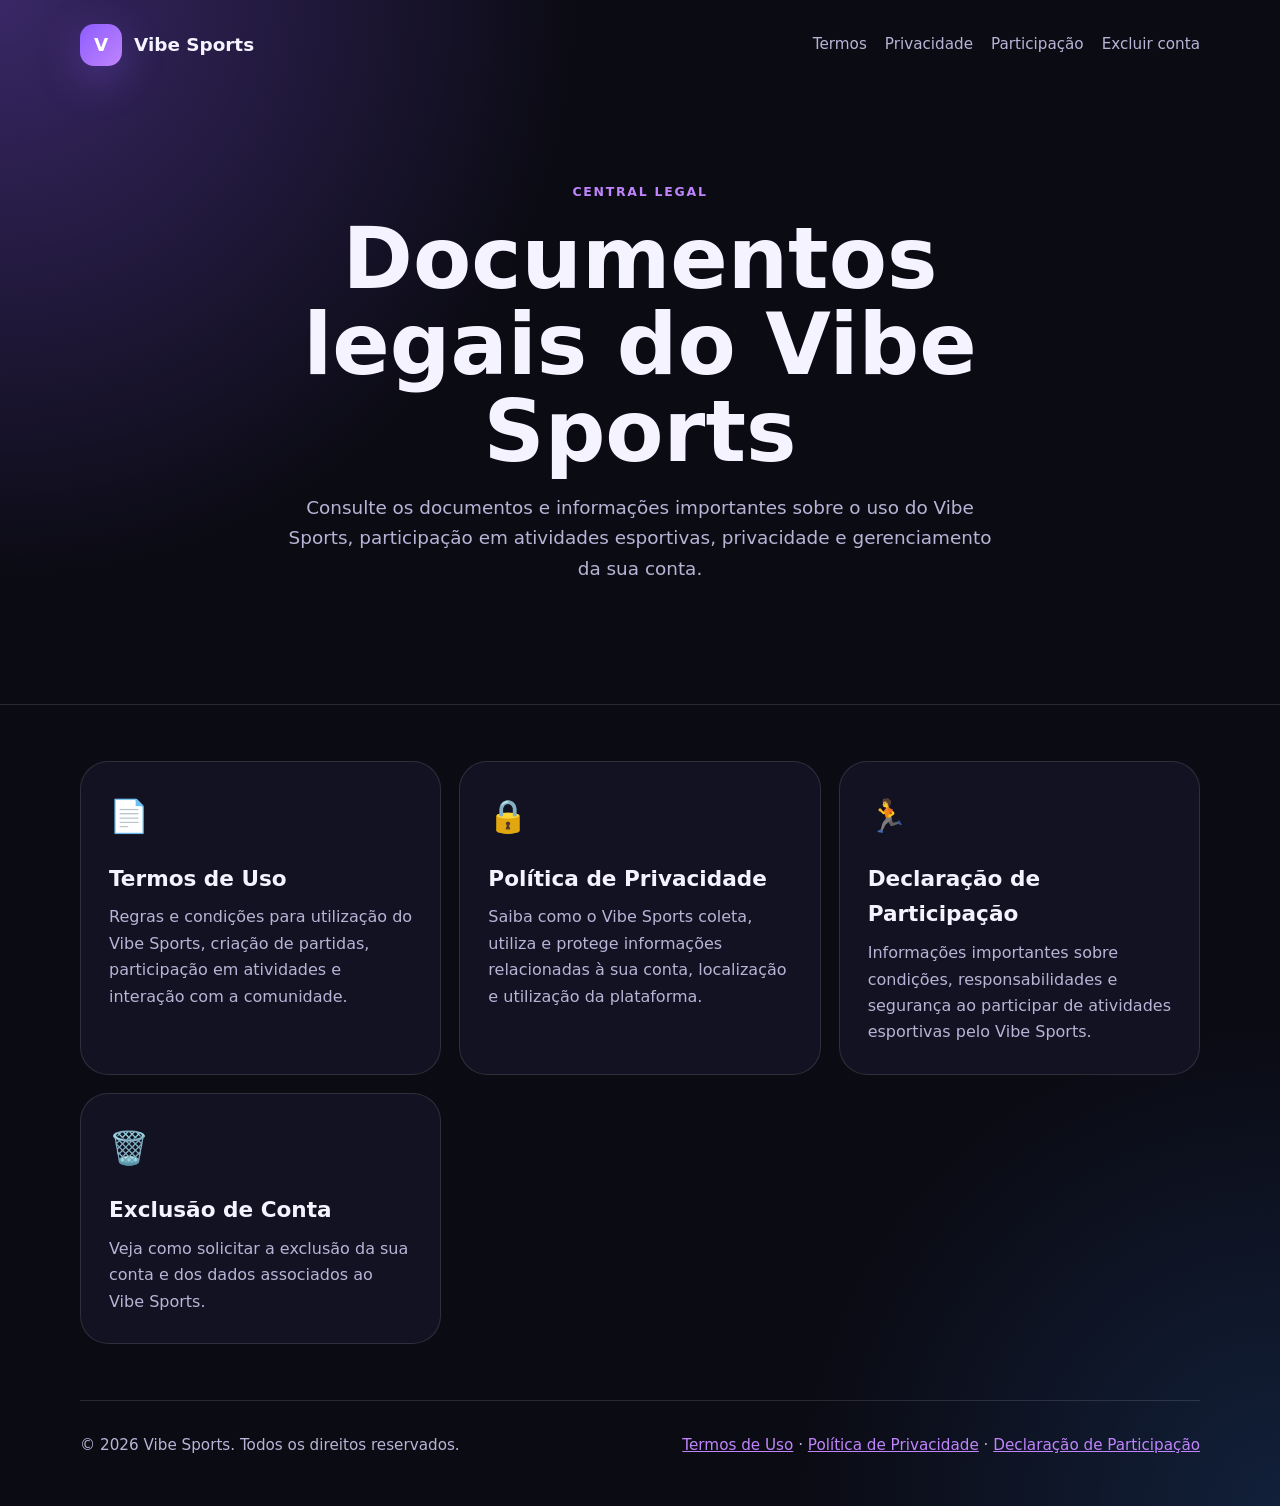
<file: index.html>
<!DOCTYPE html>
<html lang="pt-BR">
<head>
  <meta charset="UTF-8" />
  <meta name="viewport" content="width=device-width, initial-scale=1.0" />

  <title>Vibe Sports — Central Legal</title>

  <meta
    name="description"
    content="Central Legal do Vibe Sports. Consulte os Termos de Uso, a Política de Privacidade, a Declaração de Participação Esportiva e as instruções para exclusão de conta."
  />

  <link rel="stylesheet" href="styles.css" />
</head>

<body>

  <header class="hero">
    <nav class="nav" aria-label="Navegação principal">

      <a class="brand" href="index.html" aria-label="Vibe Sports — Central Legal">
        <div class="logo" aria-hidden="true">V</div>
        <span>Vibe Sports</span>
      </a>

      <div class="nav-links">
        <a href="terms.html">Termos</a>
        <a href="privacy.html">Privacidade</a>
        <a href="participation-declaration.html">Participação</a>
        <a href="delete-account.html">Excluir conta</a>
      </div>

    </nav>

    <section class="hero-content">
      <p class="eyebrow">Central Legal</p>

      <h1>Documentos legais do Vibe Sports</h1>

      <p class="subtitle">
        Consulte os documentos e informações importantes sobre o uso
        do Vibe Sports, participação em atividades esportivas,
        privacidade e gerenciamento da sua conta.
      </p>
    </section>
  </header>

  <main class="container cards">

    <!-- Termos de Uso -->
    <a class="card" href="terms.html">
      <span class="icon" aria-hidden="true">📄</span>

      <h2>Termos de Uso</h2>

      <p>
        Regras e condições para utilização do Vibe Sports,
        criação de partidas, participação em atividades
        e interação com a comunidade.
      </p>
    </a>

    <!-- Política de Privacidade -->
    <a class="card" href="privacy.html">
      <span class="icon" aria-hidden="true">🔒</span>

      <h2>Política de Privacidade</h2>

      <p>
        Saiba como o Vibe Sports coleta, utiliza e protege
        informações relacionadas à sua conta, localização
        e utilização da plataforma.
      </p>
    </a>

    <!-- Declaração de Participação -->
    <a class="card" href="participation-declaration.html">
      <span class="icon" aria-hidden="true">🏃</span>

      <h2>Declaração de Participação</h2>

      <p>
        Informações importantes sobre condições,
        responsabilidades e segurança ao participar
        de atividades esportivas pelo Vibe Sports.
      </p>
    </a>

    <!-- Exclusão de Conta -->
    <a class="card" href="delete-account.html">
      <span class="icon" aria-hidden="true">🗑️</span>

      <h2>Exclusão de Conta</h2>

      <p>
        Veja como solicitar a exclusão da sua conta
        e dos dados associados ao Vibe Sports.
      </p>
    </a>

  </main>

  <footer class="footer">

    <p>
      © <span id="year"></span> Vibe Sports.
      Todos os direitos reservados.
    </p>

    <p>
      <a href="terms.html">Termos de Uso</a>
      <span aria-hidden="true"> · </span>
      <a href="privacy.html">Política de Privacidade</a>
      <span aria-hidden="true"> · </span>
      <a href="participation-declaration.html">Declaração de Participação</a>
    </p>

  </footer>

  <script>
    document.getElementById("year").textContent = new Date().getFullYear();
  </script>

</body>
</html>
</file>
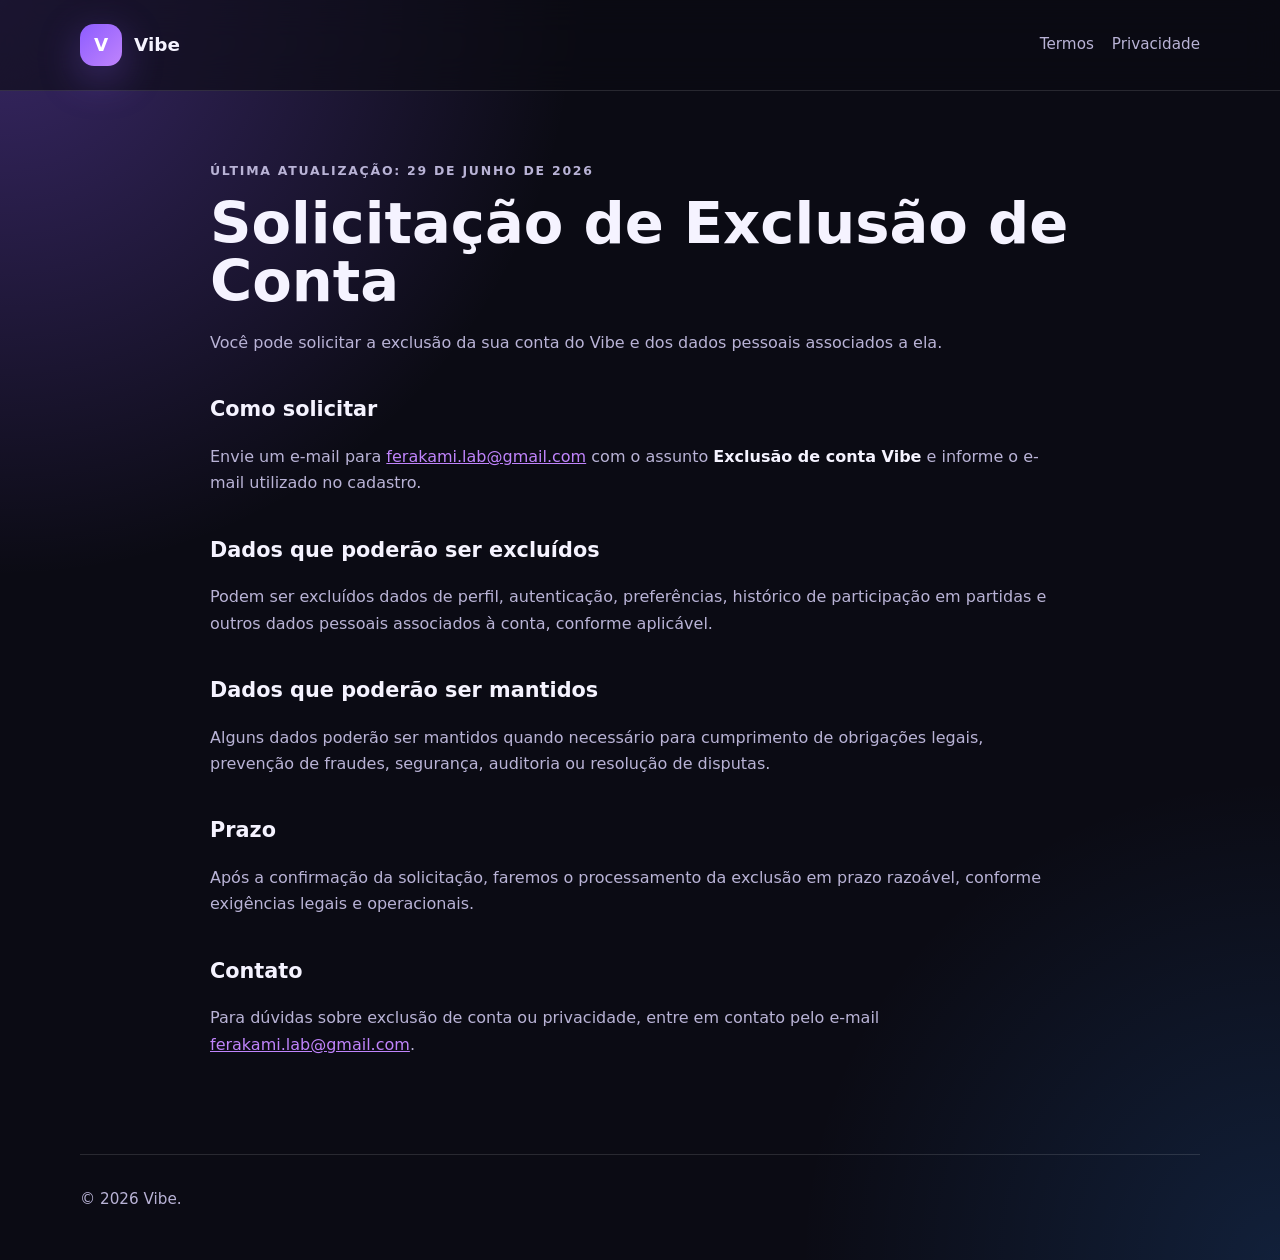
<file: delete-account.html>
<!DOCTYPE html>
<html lang="pt-BR">
<head>
  <meta charset="UTF-8" />
  <meta name="viewport" content="width=device-width, initial-scale=1.0" />
  <title>Exclusão de Conta — Vibe</title>
  <link rel="stylesheet" href="styles.css" />
</head>
<body>
  <header class="page-header">
    <nav class="nav">
      <a class="brand" href="index.html"><div class="logo">V</div><span>Vibe</span></a>
      <div class="nav-links"><a href="terms.html">Termos</a><a href="privacy.html">Privacidade</a></div>
    </nav>
  </header>

  <main class="container legal">
    <p class="eyebrow">Última atualização: 29 de junho de 2026</p>
    <h1>Solicitação de Exclusão de Conta</h1>

    <p>Você pode solicitar a exclusão da sua conta do Vibe e dos dados pessoais associados a ela.</p>

    <h2>Como solicitar</h2>
    <p>Envie um e-mail para <a href="mailto:ferakami.lab@gmail.com">ferakami.lab@gmail.com</a> com o assunto <strong>Exclusão de conta Vibe</strong> e informe o e-mail utilizado no cadastro.</p>

    <h2>Dados que poderão ser excluídos</h2>
    <p>Podem ser excluídos dados de perfil, autenticação, preferências, histórico de participação em partidas e outros dados pessoais associados à conta, conforme aplicável.</p>

    <h2>Dados que poderão ser mantidos</h2>
    <p>Alguns dados poderão ser mantidos quando necessário para cumprimento de obrigações legais, prevenção de fraudes, segurança, auditoria ou resolução de disputas.</p>

    <h2>Prazo</h2>
    <p>Após a confirmação da solicitação, faremos o processamento da exclusão em prazo razoável, conforme exigências legais e operacionais.</p>

    <h2>Contato</h2>
    <p>Para dúvidas sobre exclusão de conta ou privacidade, entre em contato pelo e-mail <a href="mailto:ferakami.lab@gmail.com">ferakami.lab@gmail.com</a>.</p>
  </main>

  <footer class="footer"><p>© <span id="year"></span> Vibe.</p></footer>
  <script>document.getElementById('year').textContent = new Date().getFullYear();</script>
</body>
</html>
</file>
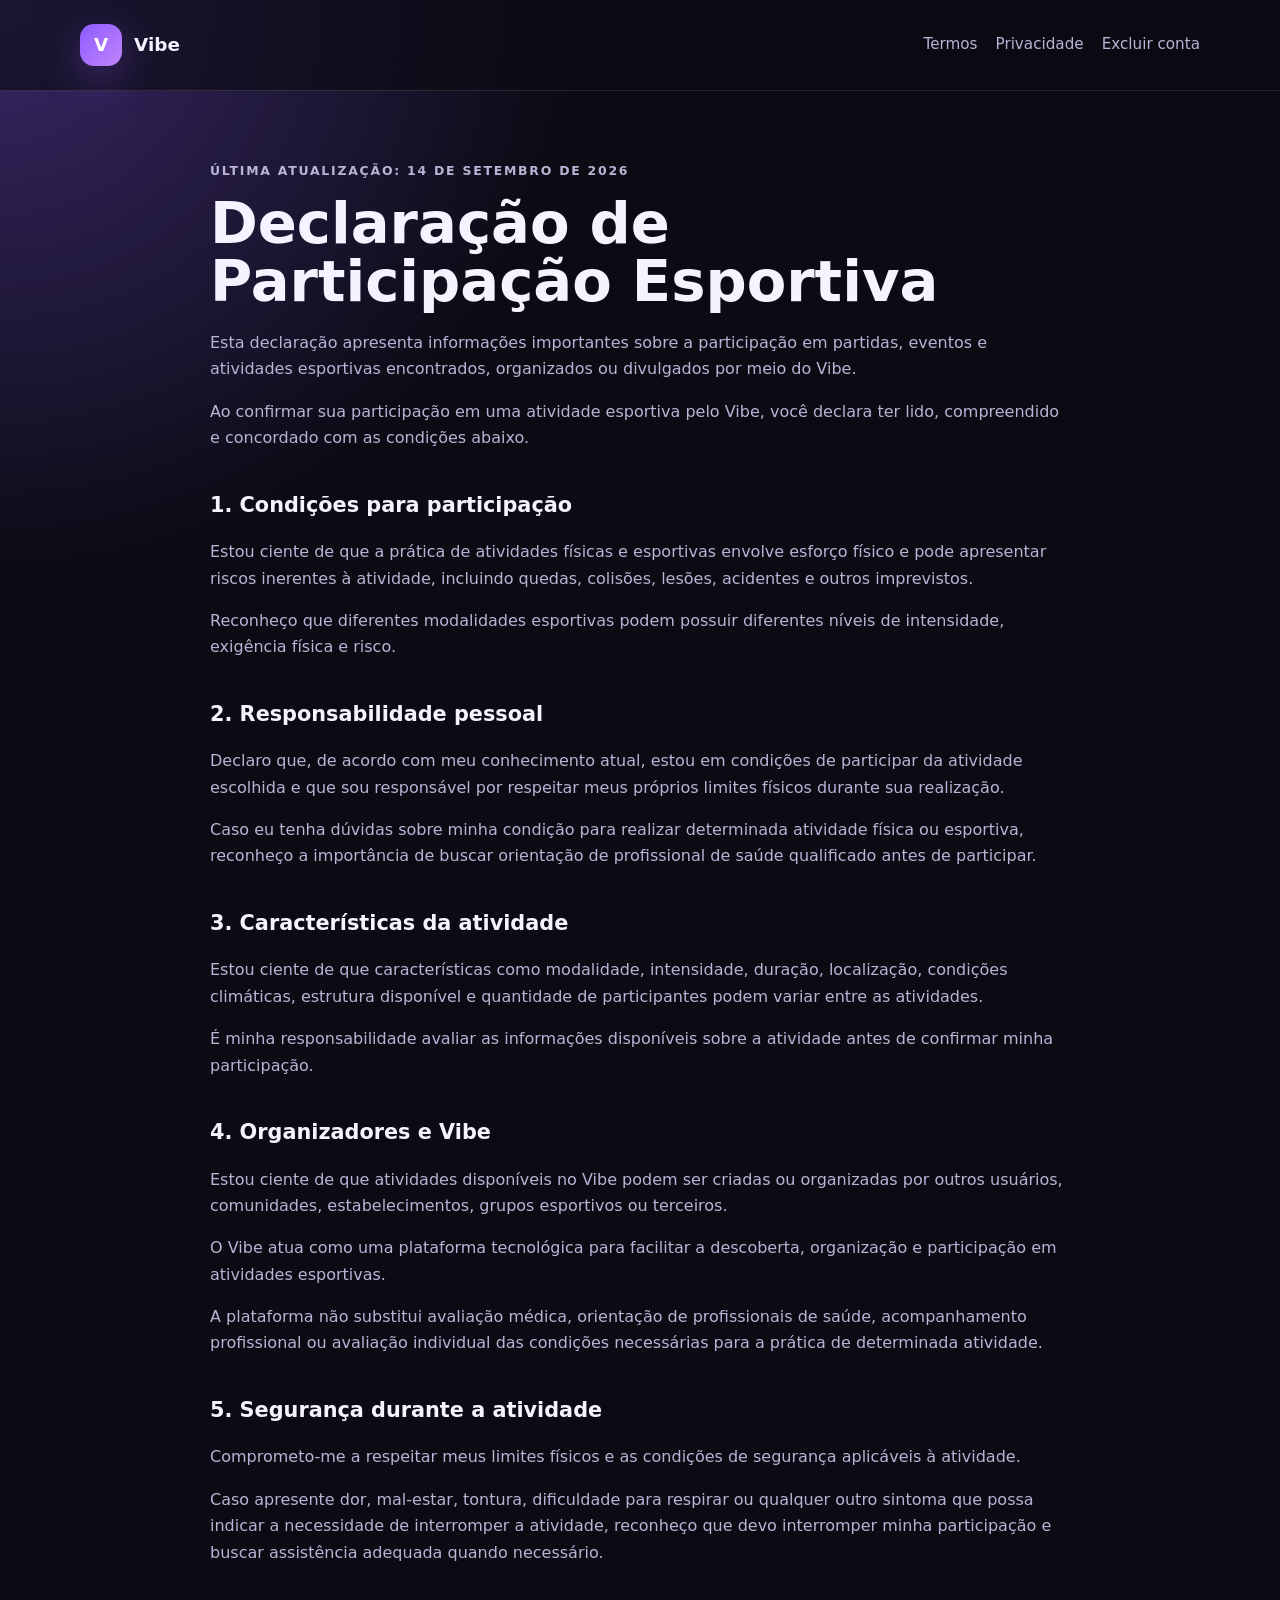
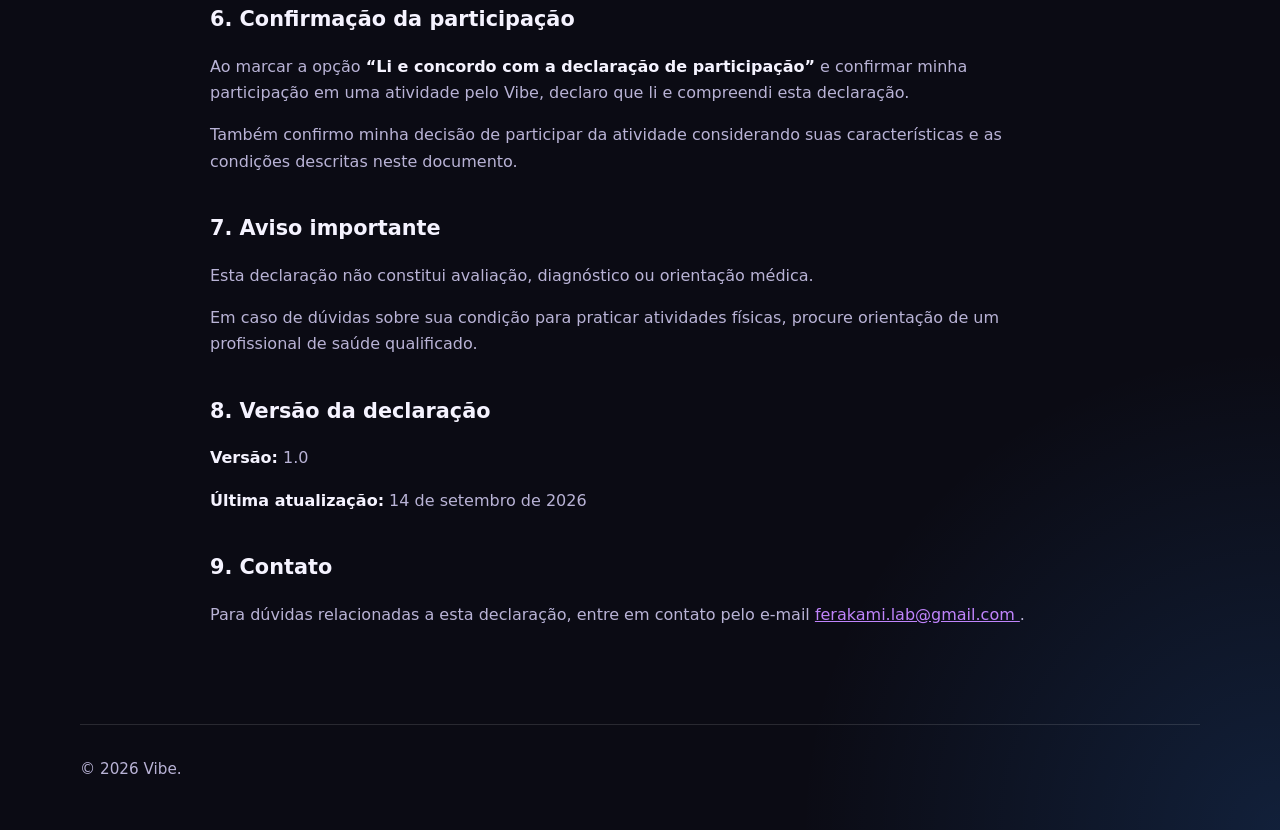
<file: participation-declaration.html>
<!DOCTYPE html>
<html lang="pt-BR">
<head>
  <meta charset="UTF-8" />
  <meta name="viewport" content="width=device-width, initial-scale=1.0" />

  <title>Declaração de Participação Esportiva — Vibe</title>

  <meta
    name="description"
    content="Declaração de Participação Esportiva do Vibe para participação em partidas, eventos e atividades esportivas."
  />

  <link rel="stylesheet" href="styles.css" />
</head>

<body>

  <header class="page-header">
    <nav class="nav">
      <a class="brand" href="index.html">
        <div class="logo">V</div>
        <span>Vibe</span>
      </a>

      <div class="nav-links">
        <a href="terms.html">Termos</a>
        <a href="privacy.html">Privacidade</a>
        <a href="delete-account.html">Excluir conta</a>
      </div>
    </nav>
  </header>

  <main class="container legal">

    <p class="eyebrow">
      Última atualização: 14 de setembro de 2026
    </p>

    <h1>Declaração de Participação Esportiva</h1>

    <p>
      Esta declaração apresenta informações importantes sobre a participação
      em partidas, eventos e atividades esportivas encontrados, organizados
      ou divulgados por meio do Vibe.
    </p>

    <p>
      Ao confirmar sua participação em uma atividade esportiva pelo Vibe,
      você declara ter lido, compreendido e concordado com as condições abaixo.
    </p>

    <h2>1. Condições para participação</h2>

    <p>
      Estou ciente de que a prática de atividades físicas e esportivas envolve
      esforço físico e pode apresentar riscos inerentes à atividade, incluindo
      quedas, colisões, lesões, acidentes e outros imprevistos.
    </p>

    <p>
      Reconheço que diferentes modalidades esportivas podem possuir diferentes
      níveis de intensidade, exigência física e risco.
    </p>

    <h2>2. Responsabilidade pessoal</h2>

    <p>
      Declaro que, de acordo com meu conhecimento atual, estou em condições
      de participar da atividade escolhida e que sou responsável por respeitar
      meus próprios limites físicos durante sua realização.
    </p>

    <p>
      Caso eu tenha dúvidas sobre minha condição para realizar determinada
      atividade física ou esportiva, reconheço a importância de buscar
      orientação de profissional de saúde qualificado antes de participar.
    </p>

    <h2>3. Características da atividade</h2>

    <p>
      Estou ciente de que características como modalidade, intensidade,
      duração, localização, condições climáticas, estrutura disponível
      e quantidade de participantes podem variar entre as atividades.
    </p>

    <p>
      É minha responsabilidade avaliar as informações disponíveis sobre
      a atividade antes de confirmar minha participação.
    </p>

    <h2>4. Organizadores e Vibe</h2>

    <p>
      Estou ciente de que atividades disponíveis no Vibe podem ser criadas
      ou organizadas por outros usuários, comunidades, estabelecimentos,
      grupos esportivos ou terceiros.
    </p>

    <p>
      O Vibe atua como uma plataforma tecnológica para facilitar a descoberta,
      organização e participação em atividades esportivas.
    </p>

    <p>
      A plataforma não substitui avaliação médica, orientação de profissionais
      de saúde, acompanhamento profissional ou avaliação individual das
      condições necessárias para a prática de determinada atividade.
    </p>

    <h2>5. Segurança durante a atividade</h2>

    <p>
      Comprometo-me a respeitar meus limites físicos e as condições de segurança
      aplicáveis à atividade.
    </p>

    <p>
      Caso apresente dor, mal-estar, tontura, dificuldade para respirar ou
      qualquer outro sintoma que possa indicar a necessidade de interromper
      a atividade, reconheço que devo interromper minha participação e buscar
      assistência adequada quando necessário.
    </p>

    <h2>6. Confirmação da participação</h2>

    <p>
      Ao marcar a opção
      <strong>“Li e concordo com a declaração de participação”</strong>
      e confirmar minha participação em uma atividade pelo Vibe, declaro
      que li e compreendi esta declaração.
    </p>

    <p>
      Também confirmo minha decisão de participar da atividade considerando
      suas características e as condições descritas neste documento.
    </p>

    <h2>7. Aviso importante</h2>

    <p>
      Esta declaração não constitui avaliação, diagnóstico ou orientação médica.
    </p>

    <p>
      Em caso de dúvidas sobre sua condição para praticar atividades físicas,
      procure orientação de um profissional de saúde qualificado.
    </p>

    <h2>8. Versão da declaração</h2>

    <p>
      <strong>Versão:</strong> 1.0
    </p>

    <p>
      <strong>Última atualização:</strong> 14 de setembro de 2026
    </p>

    <h2>9. Contato</h2>

    <p>
      Para dúvidas relacionadas a esta declaração, entre em contato pelo e-mail
      <a href="mailto:ferakami.lab@gmail.com">
        ferakami.lab@gmail.com
      </a>.
    </p>

  </main>

  <footer class="footer">
    <p>
      © <span id="year"></span> Vibe.
    </p>
  </footer>

  <script>
    document.getElementById('year').textContent = new Date().getFullYear();
  </script>

</body>
</html>
</file>
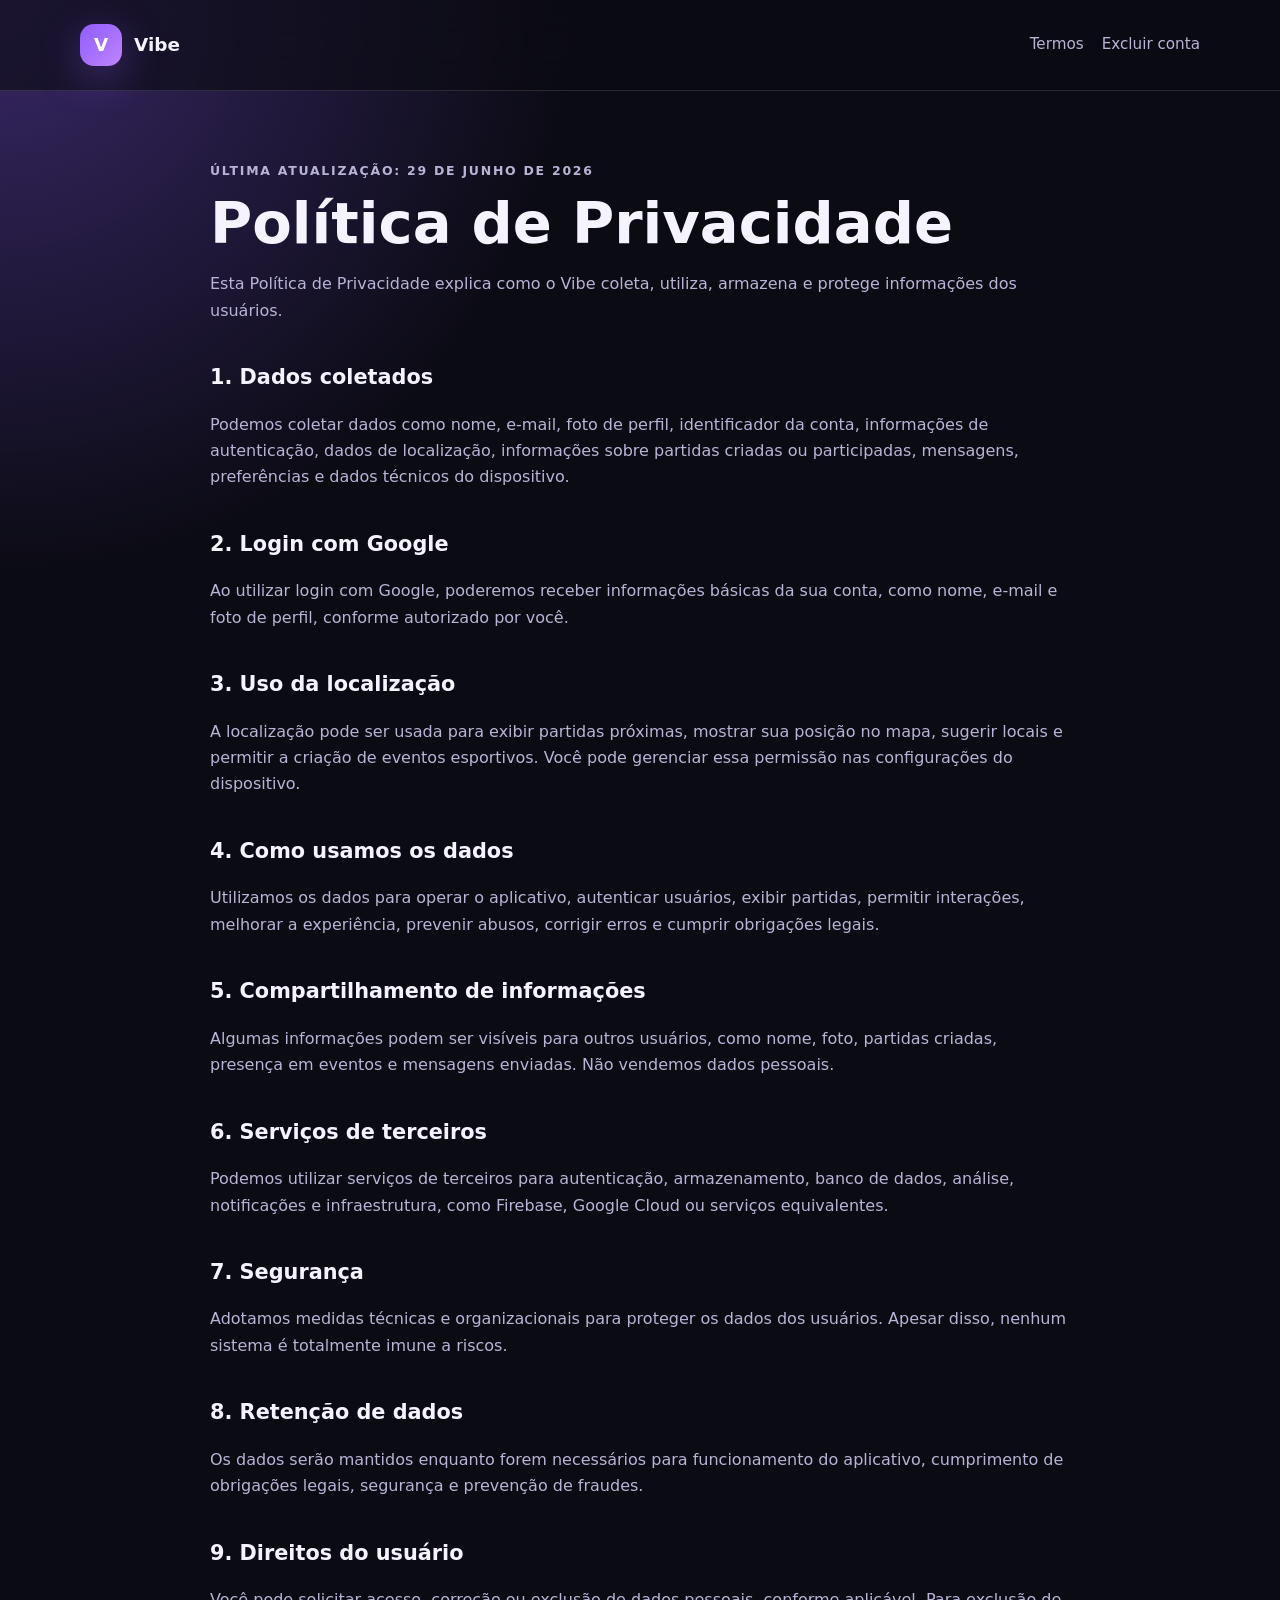
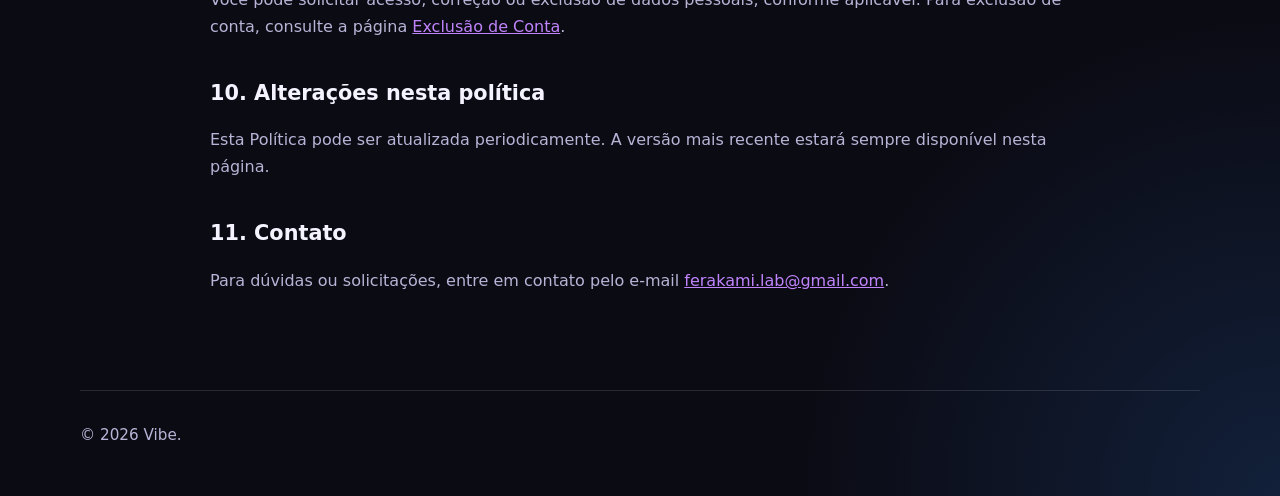
<file: privacy.html>
<!DOCTYPE html>
<html lang="pt-BR">
<head>
  <meta charset="UTF-8" />
  <meta name="viewport" content="width=device-width, initial-scale=1.0" />
  <title>Política de Privacidade — Vibe</title>
  <link rel="stylesheet" href="styles.css" />
</head>
<body>
  <header class="page-header">
    <nav class="nav">
      <a class="brand" href="index.html"><div class="logo">V</div><span>Vibe</span></a>
      <div class="nav-links"><a href="terms.html">Termos</a><a href="delete-account.html">Excluir conta</a></div>
    </nav>
  </header>

  <main class="container legal">
    <p class="eyebrow">Última atualização: 29 de junho de 2026</p>
    <h1>Política de Privacidade</h1>

    <p>Esta Política de Privacidade explica como o Vibe coleta, utiliza, armazena e protege informações dos usuários.</p>

    <h2>1. Dados coletados</h2>
    <p>Podemos coletar dados como nome, e-mail, foto de perfil, identificador da conta, informações de autenticação, dados de localização, informações sobre partidas criadas ou participadas, mensagens, preferências e dados técnicos do dispositivo.</p>

    <h2>2. Login com Google</h2>
    <p>Ao utilizar login com Google, poderemos receber informações básicas da sua conta, como nome, e-mail e foto de perfil, conforme autorizado por você.</p>

    <h2>3. Uso da localização</h2>
    <p>A localização pode ser usada para exibir partidas próximas, mostrar sua posição no mapa, sugerir locais e permitir a criação de eventos esportivos. Você pode gerenciar essa permissão nas configurações do dispositivo.</p>

    <h2>4. Como usamos os dados</h2>
    <p>Utilizamos os dados para operar o aplicativo, autenticar usuários, exibir partidas, permitir interações, melhorar a experiência, prevenir abusos, corrigir erros e cumprir obrigações legais.</p>

    <h2>5. Compartilhamento de informações</h2>
    <p>Algumas informações podem ser visíveis para outros usuários, como nome, foto, partidas criadas, presença em eventos e mensagens enviadas. Não vendemos dados pessoais.</p>

    <h2>6. Serviços de terceiros</h2>
    <p>Podemos utilizar serviços de terceiros para autenticação, armazenamento, banco de dados, análise, notificações e infraestrutura, como Firebase, Google Cloud ou serviços equivalentes.</p>

    <h2>7. Segurança</h2>
    <p>Adotamos medidas técnicas e organizacionais para proteger os dados dos usuários. Apesar disso, nenhum sistema é totalmente imune a riscos.</p>

    <h2>8. Retenção de dados</h2>
    <p>Os dados serão mantidos enquanto forem necessários para funcionamento do aplicativo, cumprimento de obrigações legais, segurança e prevenção de fraudes.</p>

    <h2>9. Direitos do usuário</h2>
    <p>Você pode solicitar acesso, correção ou exclusão de dados pessoais, conforme aplicável. Para exclusão de conta, consulte a página <a href="delete-account.html">Exclusão de Conta</a>.</p>

    <h2>10. Alterações nesta política</h2>
    <p>Esta Política pode ser atualizada periodicamente. A versão mais recente estará sempre disponível nesta página.</p>

    <h2>11. Contato</h2>
    <p>Para dúvidas ou solicitações, entre em contato pelo e-mail <a href="mailto:ferakami.lab@gmail.com">ferakami.lab@gmail.com</a>.</p>
  </main>

  <footer class="footer"><p>© <span id="year"></span> Vibe.</p></footer>
  <script>document.getElementById('year').textContent = new Date().getFullYear();</script>
</body>
</html>
</file>
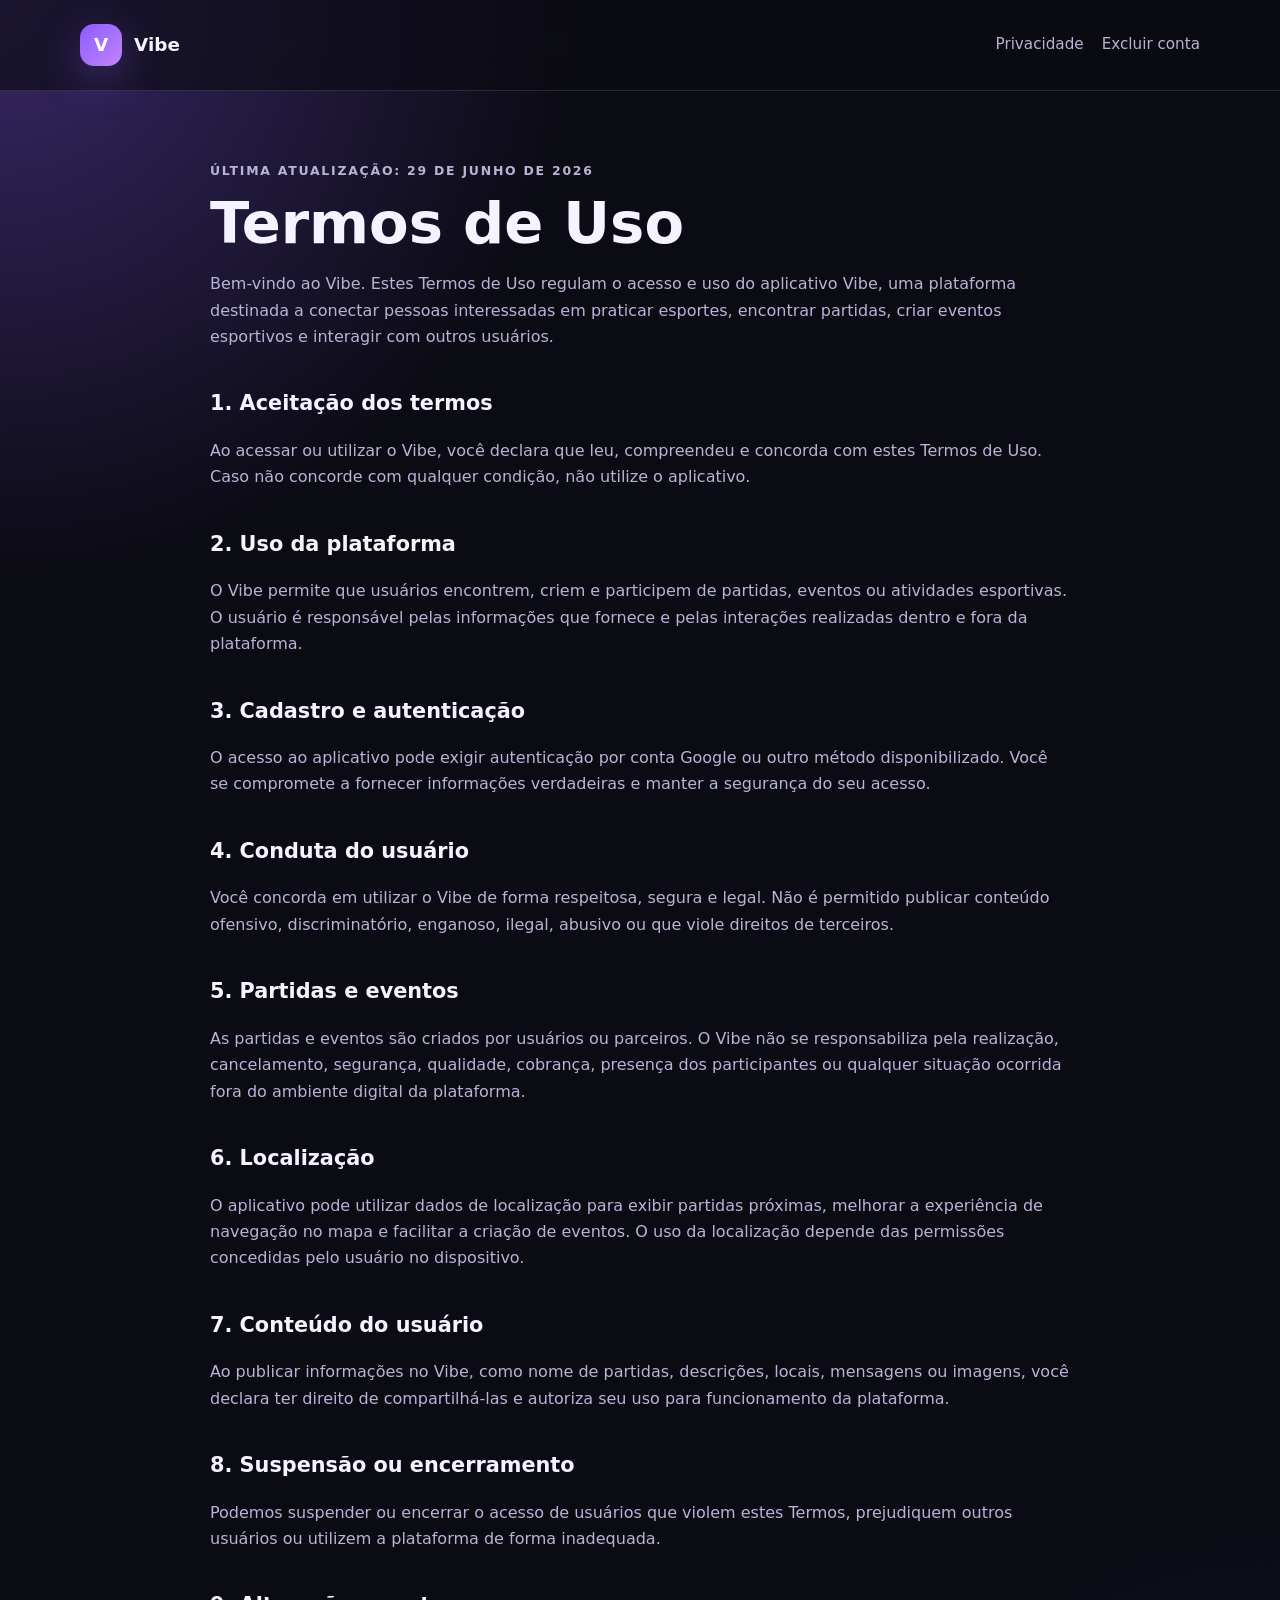
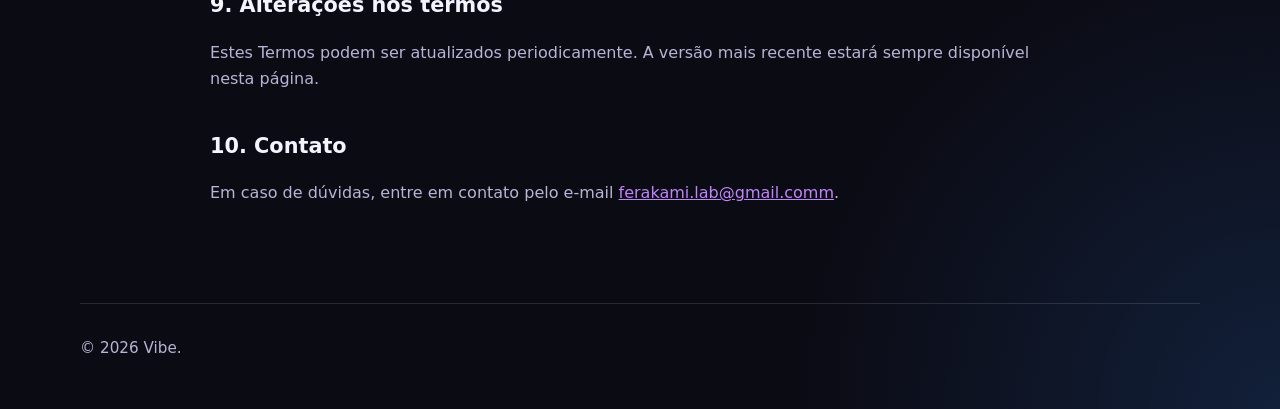
<file: terms.html>
<!DOCTYPE html>
<html lang="pt-BR">
<head>
  <meta charset="UTF-8" />
  <meta name="viewport" content="width=device-width, initial-scale=1.0" />
  <title>Termos de Uso — Vibe</title>
  <link rel="stylesheet" href="styles.css" />
</head>
<body>
  <header class="page-header">
    <nav class="nav">
      <a class="brand" href="index.html"><div class="logo">V</div><span>Vibe</span></a>
      <div class="nav-links"><a href="privacy.html">Privacidade</a><a href="delete-account.html">Excluir conta</a></div>
    </nav>
  </header>

  <main class="container legal">
    <p class="eyebrow">Última atualização: 29 de junho de 2026</p>
    <h1>Termos de Uso</h1>

    <p>Bem-vindo ao Vibe. Estes Termos de Uso regulam o acesso e uso do aplicativo Vibe, uma plataforma destinada a conectar pessoas interessadas em praticar esportes, encontrar partidas, criar eventos esportivos e interagir com outros usuários.</p>

    <h2>1. Aceitação dos termos</h2>
    <p>Ao acessar ou utilizar o Vibe, você declara que leu, compreendeu e concorda com estes Termos de Uso. Caso não concorde com qualquer condição, não utilize o aplicativo.</p>

    <h2>2. Uso da plataforma</h2>
    <p>O Vibe permite que usuários encontrem, criem e participem de partidas, eventos ou atividades esportivas. O usuário é responsável pelas informações que fornece e pelas interações realizadas dentro e fora da plataforma.</p>

    <h2>3. Cadastro e autenticação</h2>
    <p>O acesso ao aplicativo pode exigir autenticação por conta Google ou outro método disponibilizado. Você se compromete a fornecer informações verdadeiras e manter a segurança do seu acesso.</p>

    <h2>4. Conduta do usuário</h2>
    <p>Você concorda em utilizar o Vibe de forma respeitosa, segura e legal. Não é permitido publicar conteúdo ofensivo, discriminatório, enganoso, ilegal, abusivo ou que viole direitos de terceiros.</p>

    <h2>5. Partidas e eventos</h2>
    <p>As partidas e eventos são criados por usuários ou parceiros. O Vibe não se responsabiliza pela realização, cancelamento, segurança, qualidade, cobrança, presença dos participantes ou qualquer situação ocorrida fora do ambiente digital da plataforma.</p>

    <h2>6. Localização</h2>
    <p>O aplicativo pode utilizar dados de localização para exibir partidas próximas, melhorar a experiência de navegação no mapa e facilitar a criação de eventos. O uso da localização depende das permissões concedidas pelo usuário no dispositivo.</p>

    <h2>7. Conteúdo do usuário</h2>
    <p>Ao publicar informações no Vibe, como nome de partidas, descrições, locais, mensagens ou imagens, você declara ter direito de compartilhá-las e autoriza seu uso para funcionamento da plataforma.</p>

    <h2>8. Suspensão ou encerramento</h2>
    <p>Podemos suspender ou encerrar o acesso de usuários que violem estes Termos, prejudiquem outros usuários ou utilizem a plataforma de forma inadequada.</p>

    <h2>9. Alterações nos termos</h2>
    <p>Estes Termos podem ser atualizados periodicamente. A versão mais recente estará sempre disponível nesta página.</p>

    <h2>10. Contato</h2>
    <p>Em caso de dúvidas, entre em contato pelo e-mail <a href="mailto:ferakami.lab@gmail.com">ferakami.lab@gmail.comm</a>.</p>
  </main>

  <footer class="footer"><p>© <span id="year"></span> Vibe.</p></footer>
  <script>document.getElementById('year').textContent = new Date().getFullYear();</script>
</body>
</html>
</file>
<file: styles.css>
:root {
  --bg: #0b0b14;
  --surface: #141426;
  --surface-2: #1d1d34;
  --text: #f5f3ff;
  --muted: #b9b3d6;
  --primary: #8d5cff;
  --primary-2: #c084fc;
  --border: rgba(255, 255, 255, 0.12);
}

* { box-sizing: border-box; }

body {
  margin: 0;
  font-family: Inter, ui-sans-serif, system-ui, -apple-system, BlinkMacSystemFont, "Segoe UI", sans-serif;
  color: var(--text);
  background:
    radial-gradient(circle at top left, rgba(141, 92, 255, 0.35), transparent 36rem),
    radial-gradient(circle at bottom right, rgba(52, 141, 255, 0.16), transparent 30rem),
    var(--bg);
  line-height: 1.65;
}

a { color: inherit; }

.nav {
  width: min(1120px, calc(100% - 32px));
  margin: 0 auto;
  display: flex;
  justify-content: space-between;
  align-items: center;
  padding: 24px 0;
  gap: 20px;
}

.brand {
  display: inline-flex;
  align-items: center;
  gap: 12px;
  font-weight: 800;
  font-size: 1.15rem;
  text-decoration: none;
}

.logo {
  width: 42px;
  height: 42px;
  display: grid;
  place-items: center;
  border-radius: 14px;
  background: linear-gradient(135deg, var(--primary), var(--primary-2));
  color: white;
  box-shadow: 0 12px 40px rgba(141, 92, 255, 0.35);
}

.nav-links {
  display: flex;
  align-items: center;
  gap: 18px;
  color: var(--muted);
  font-size: 0.95rem;
}

.nav-links a {
  text-decoration: none;
}

.nav-links a:hover {
  color: var(--text);
}

.hero {
  min-height: 480px;
  border-bottom: 1px solid var(--border);
}

.hero-content {
  width: min(900px, calc(100% - 32px));
  margin: 0 auto;
  padding: 80px 0 120px;
  text-align: center;
}

.eyebrow {
  color: var(--primary-2);
  text-transform: uppercase;
  letter-spacing: 0.14em;
  font-size: 0.78rem;
  font-weight: 800;
}

h1 {
  font-size: clamp(2.3rem, 7vw, 5.3rem);
  line-height: 1.02;
  margin: 12px 0 18px;
}

.subtitle {
  max-width: 720px;
  margin: 0 auto;
  color: var(--muted);
  font-size: 1.15rem;
}

.container {
  width: min(1120px, calc(100% - 32px));
  margin: 0 auto;
}

.cards {
  display: grid;
  grid-template-columns: repeat(3, 1fr);
  gap: 18px;
  padding: 56px 0;
}

.card {
  display: block;
  padding: 28px;
  border: 1px solid var(--border);
  border-radius: 28px;
  background: rgba(20, 20, 38, 0.8);
  text-decoration: none;
  transition: transform 0.2s ease, border-color 0.2s ease, background 0.2s ease;
}

.card:hover {
  transform: translateY(-4px);
  border-color: rgba(192, 132, 252, 0.55);
  background: rgba(29, 29, 52, 0.95);
}

.icon {
  font-size: 2rem;
}

.card h2 {
  margin: 18px 0 8px;
  font-size: 1.35rem;
}

.card p {
  margin: 0;
  color: var(--muted);
}

.page-header {
  border-bottom: 1px solid var(--border);
  background: rgba(11, 11, 20, 0.64);
  backdrop-filter: blur(18px);
}

.legal {
  max-width: 860px;
  padding: 58px 0 80px;
}

.legal h1 {
  font-size: clamp(2rem, 5vw, 3.6rem);
}

.legal h2 {
  margin-top: 36px;
  font-size: 1.3rem;
}

.legal p {
  color: var(--muted);
}

.legal strong {
  color: var(--text);
}

.legal a {
  color: var(--primary-2);
}

.footer {
  width: min(1120px, calc(100% - 32px));
  margin: 0 auto;
  padding: 32px 0 48px;
  border-top: 1px solid var(--border);
  color: var(--muted);
  font-size: 0.95rem;
  display: flex;
  justify-content: space-between;
  gap: 16px;
}

.footer p { margin: 0; }
.footer a { color: var(--primary-2); }

@media (max-width: 820px) {
  .nav { align-items: flex-start; flex-direction: column; }
  .nav-links { flex-wrap: wrap; gap: 12px; }
  .hero-content { padding: 56px 0 80px; text-align: left; }
  .cards { grid-template-columns: 1fr; }
  .footer { flex-direction: column; }
}

/* Declaração de Participação Esportiva */
.participation-legal {
  width: 100%;
  max-width: 900px;
  margin: 0 auto;
  padding: 64px 24px 80px;
  box-sizing: border-box;
}

.participation-legal .eyebrow {
  margin-bottom: 16px;
}

.participation-legal h1 {
  margin: 0 0 20px;
}

.participation-legal h2 {
  margin-top: 40px;
  margin-bottom: 16px;
}

.participation-legal p {
  margin-top: 0;
  margin-bottom: 18px;
  line-height: 1.7;
}

@media (max-width: 768px) {
  .participation-legal {
    padding: 40px 20px 64px;
  }

  .participation-legal h2 {
    margin-top: 32px;
  }
}
</file>
